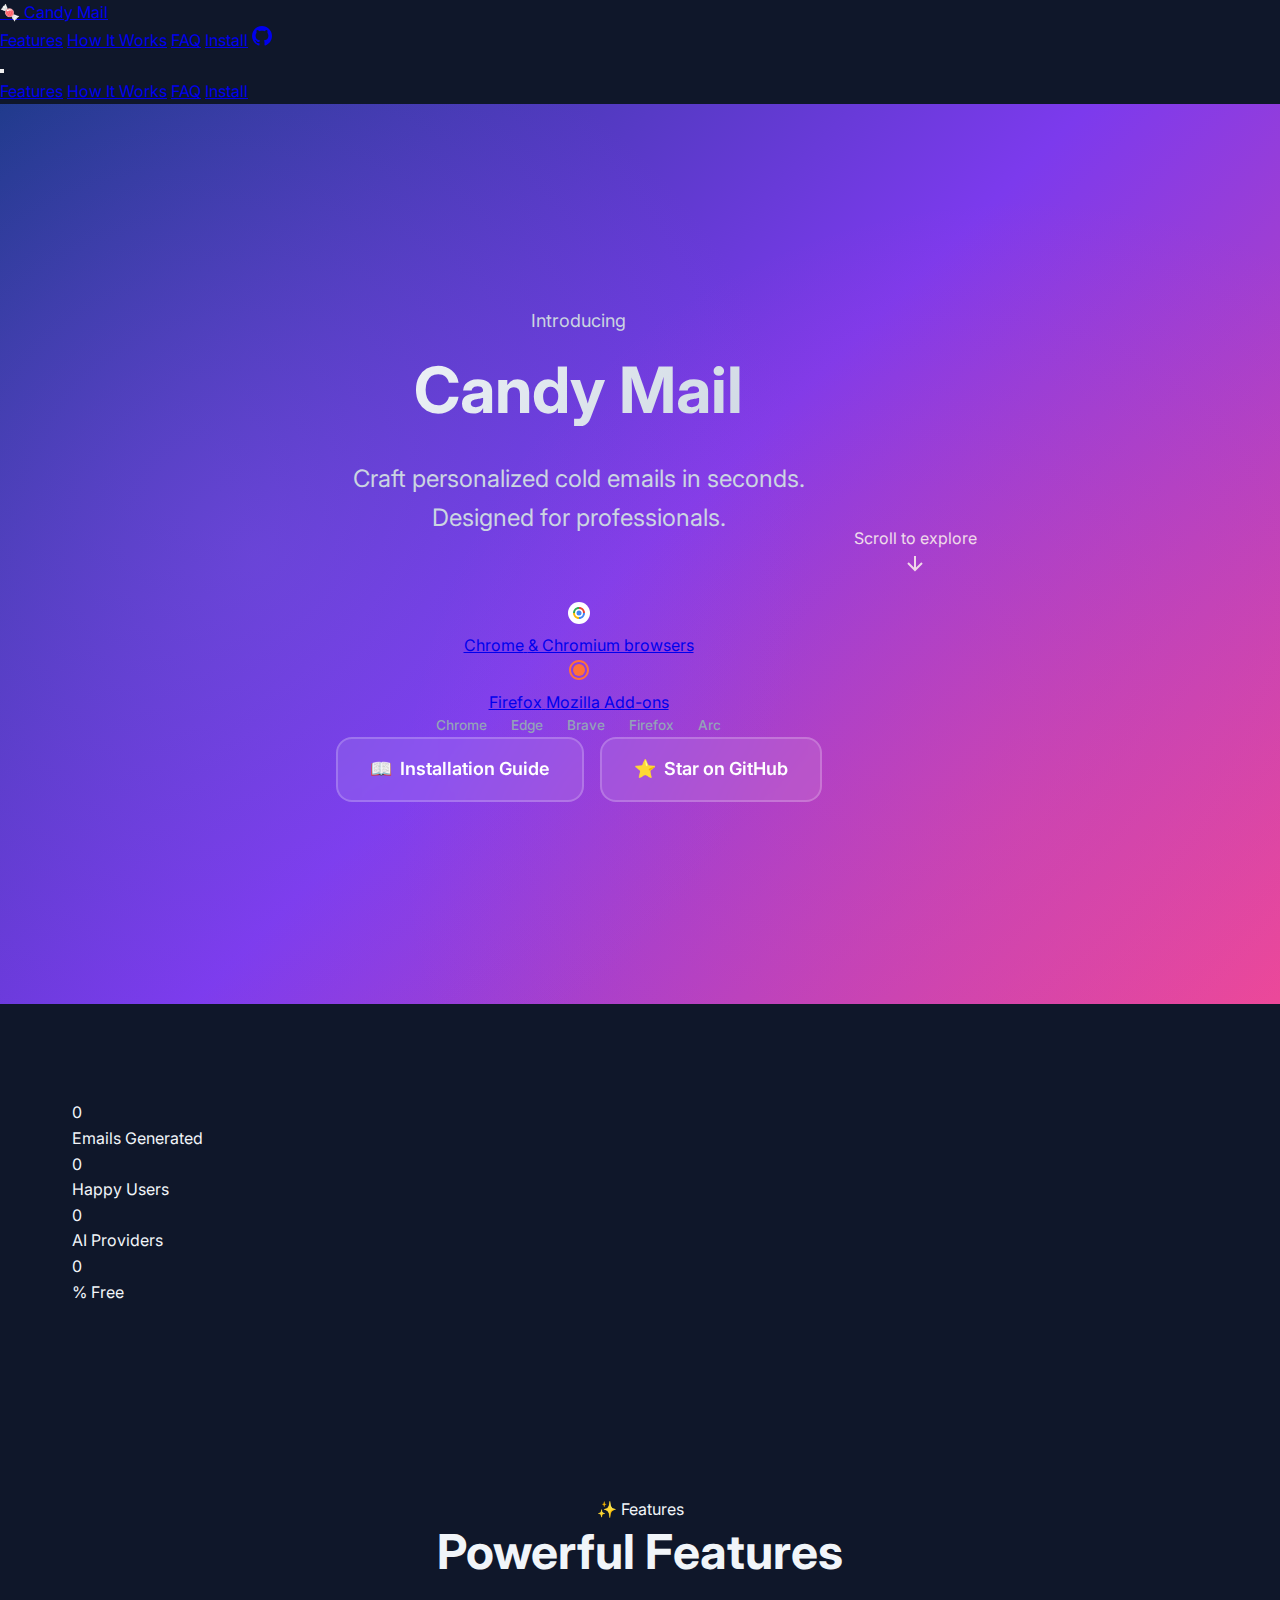
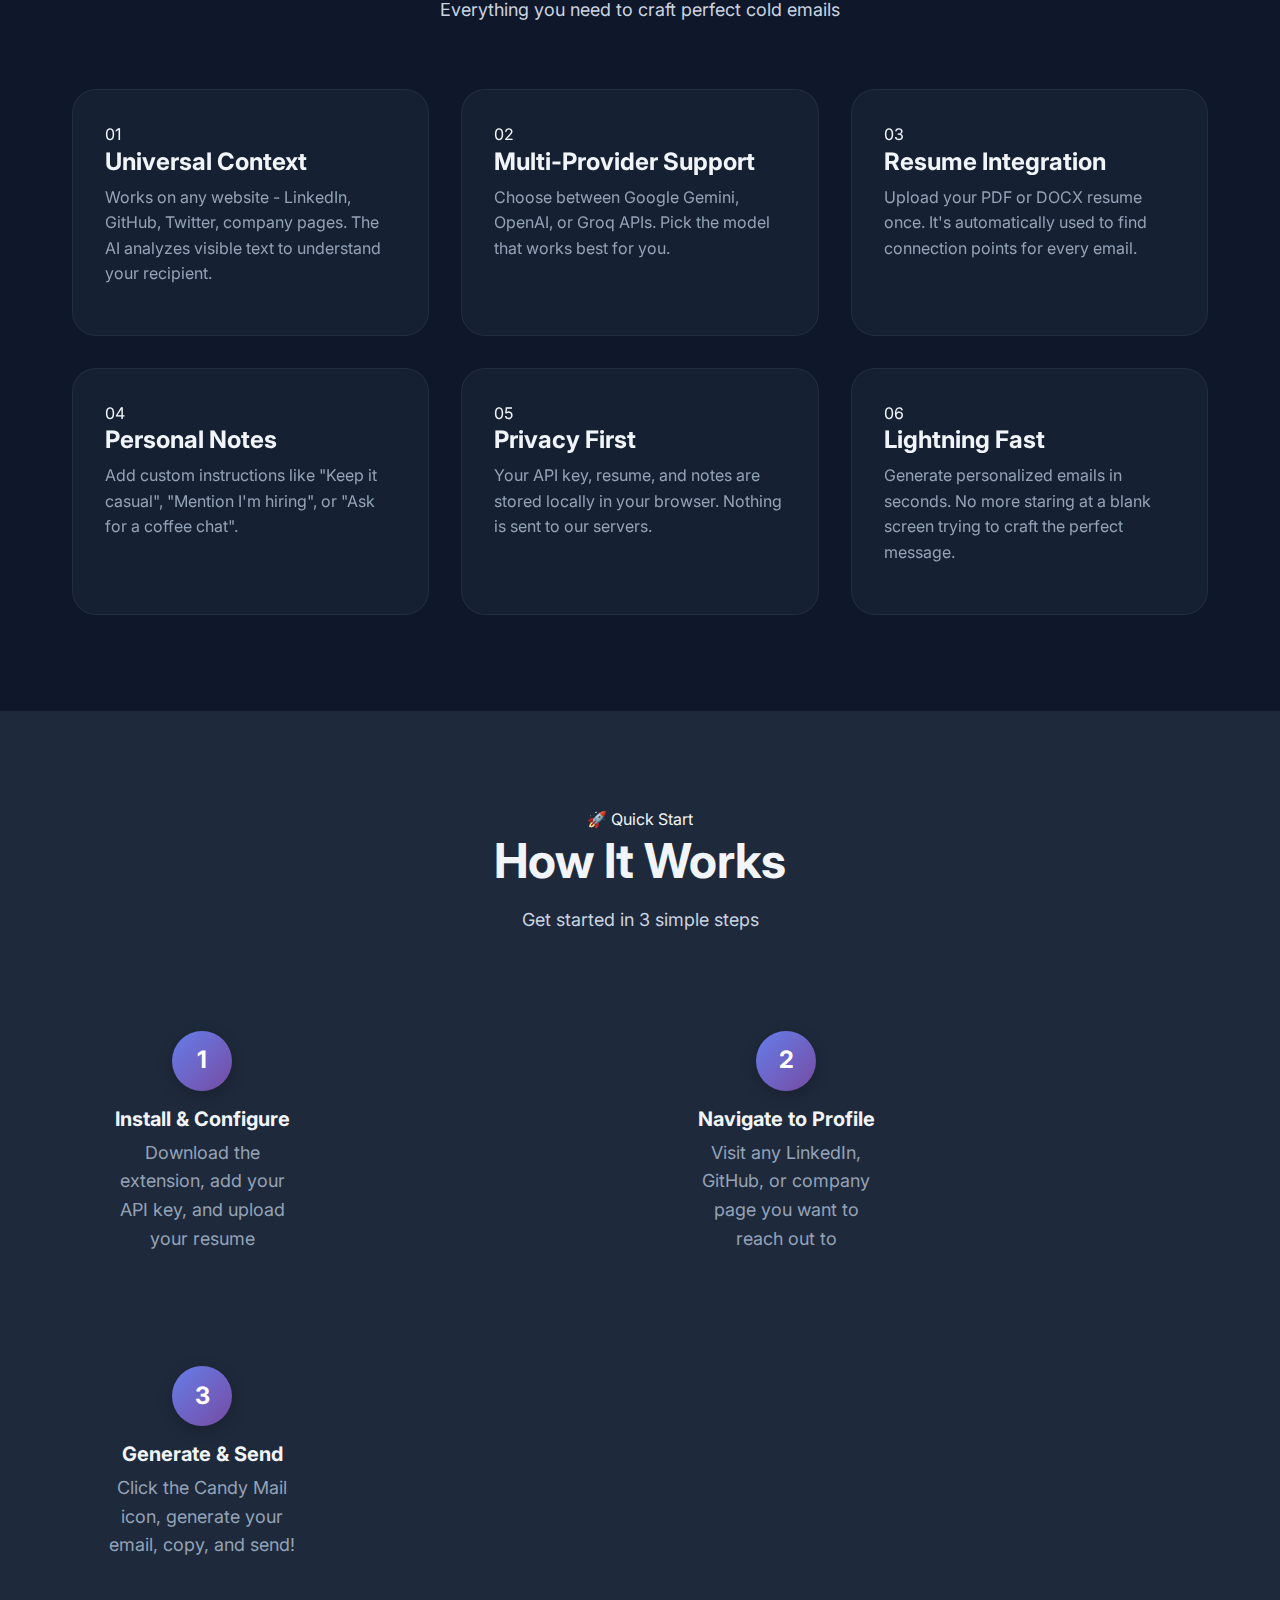
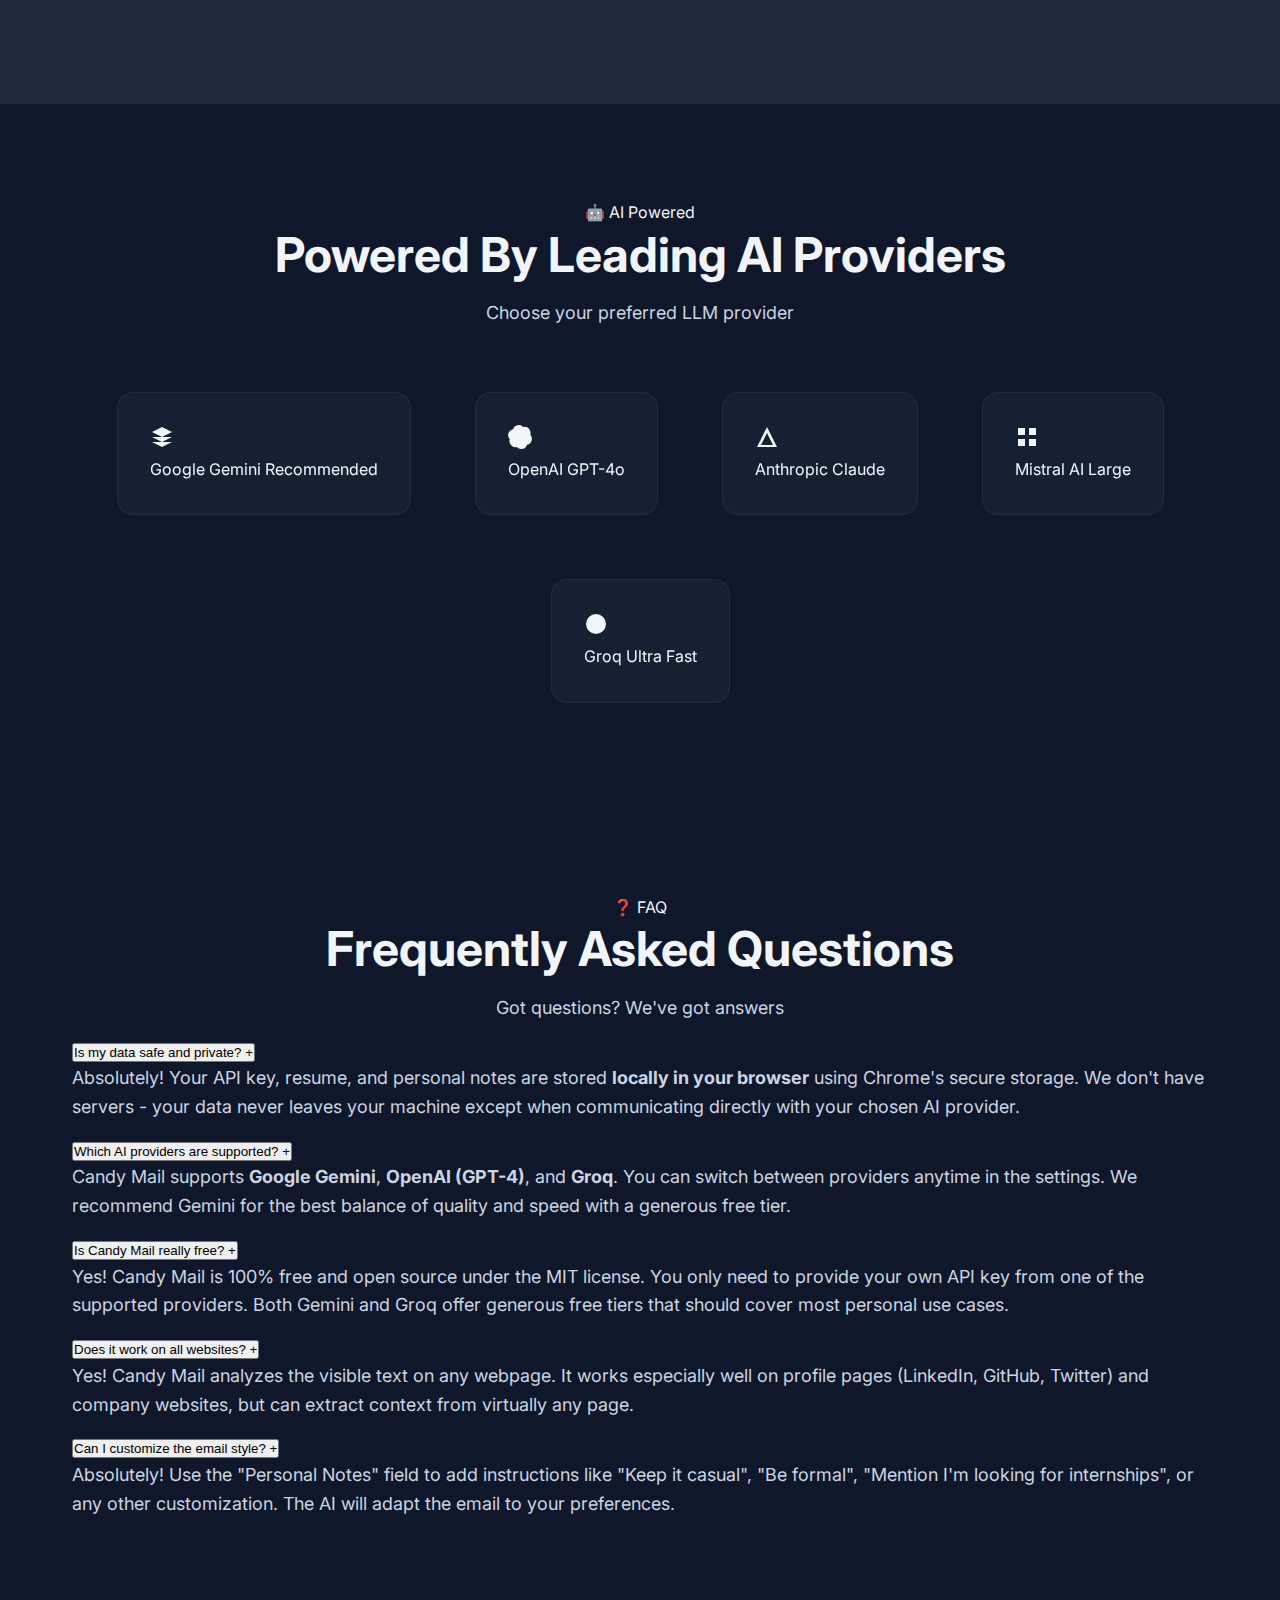
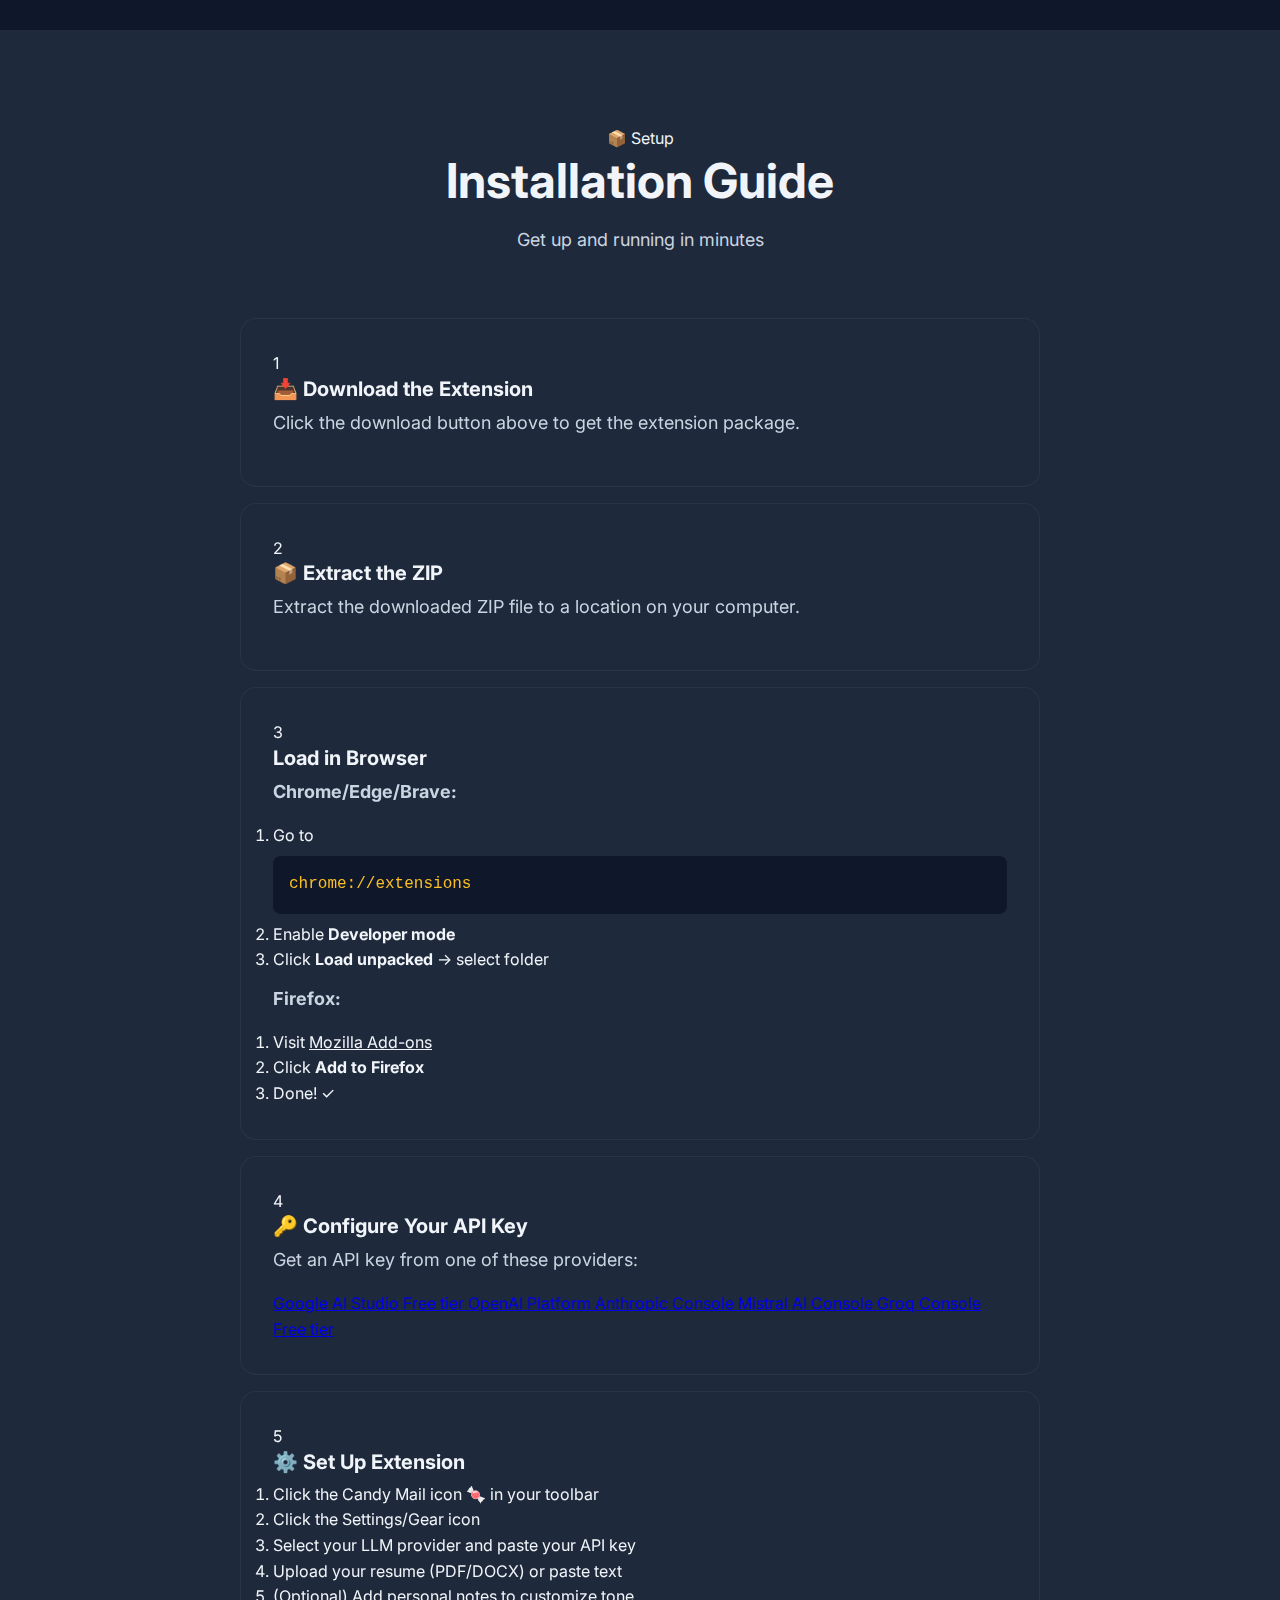
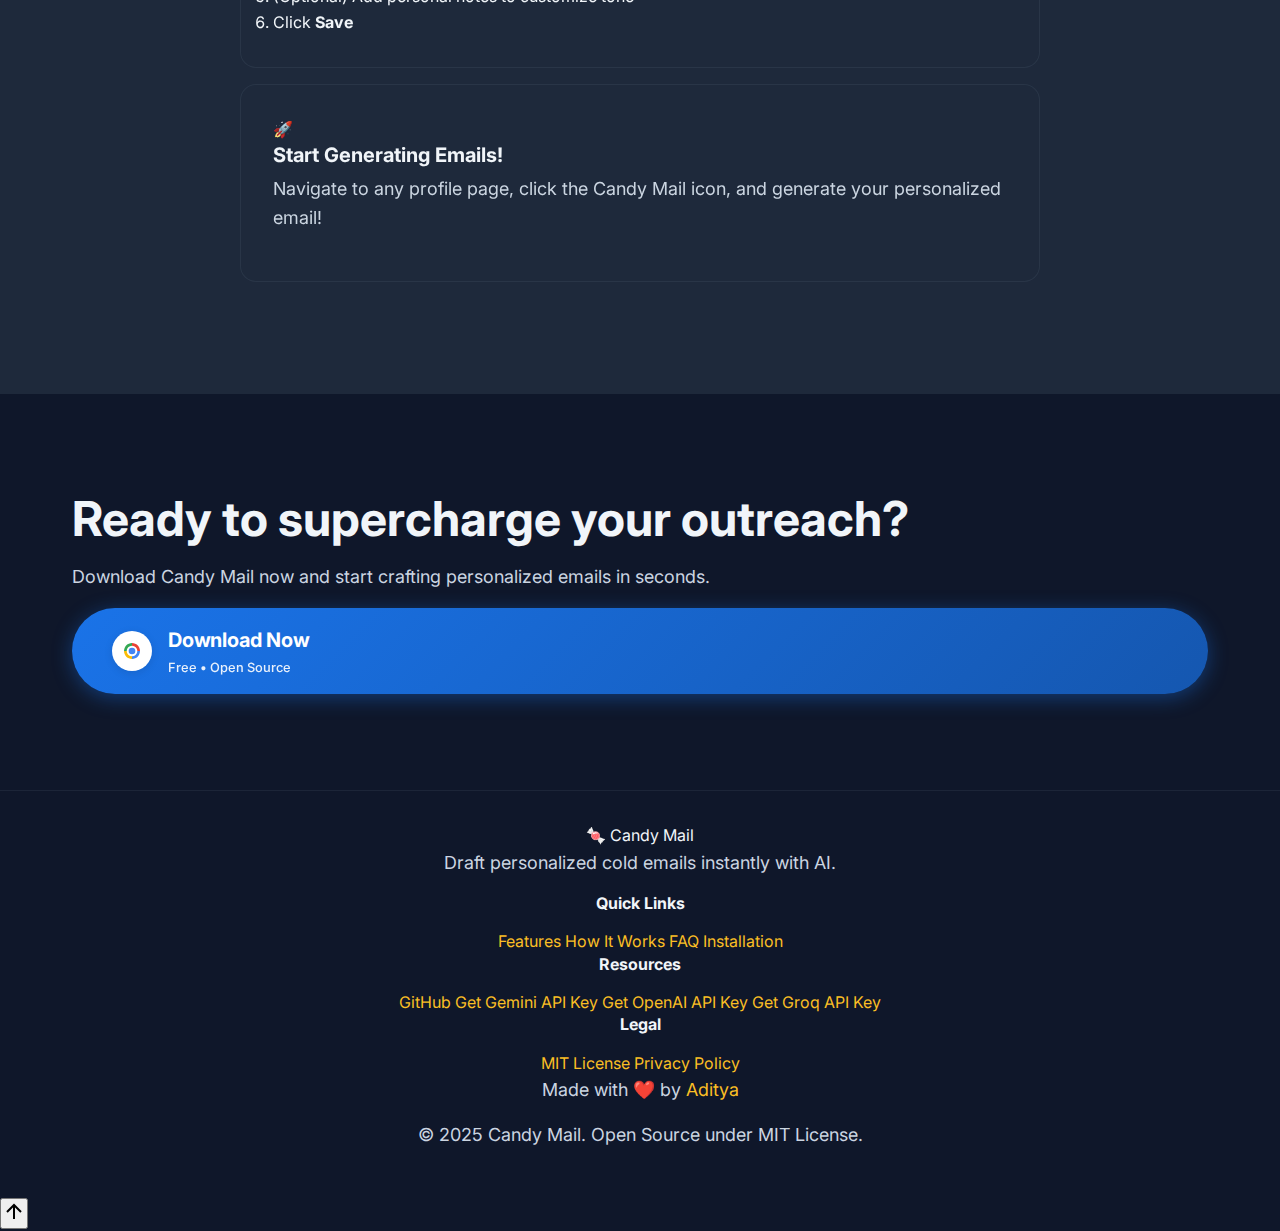
<file: website/index.html>
<!DOCTYPE html>
<html lang="en">

<head>
  <meta charset="UTF-8">
  <meta name="viewport" content="width=device-width, initial-scale=1.0">
  <meta name="description"
    content="Candy Mail - Draft personalized cold emails instantly from any profile or webpage using AI.">
  <meta name="keywords" content="cold email, AI, Chrome extension, email automation, personalized emails">
  <title>Candy Mail 🍬 - AI-Powered Cold Email Generator</title>

  <!-- Google Fonts -->
  <link rel="preconnect" href="https://fonts.googleapis.com">
  <link rel="preconnect" href="https://fonts.gstatic.com" crossorigin>
  <link href="https://fonts.googleapis.com/css2?family=Inter:wght@400;500;600;700;800&display=swap" rel="stylesheet">

  <!-- Stylesheet -->
  <link rel="stylesheet" href="style.css">

  <!-- Favicon -->
  <link rel="icon" type="image/png" href="assets/logo.png">
</head>

<body>
  <!-- Navigation Header -->
  <nav class="navbar" id="navbar">
    <div class="nav-container">
      <a href="#" class="nav-logo">
        <span class="logo-emoji">🍬</span>
        <span class="logo-text">Candy Mail</span>
      </a>
      <div class="nav-links">
        <a href="#features" class="nav-link">Features</a>
        <a href="#how-it-works" class="nav-link">How It Works</a>
        <a href="#faq" class="nav-link">FAQ</a>
        <a href="#installation" class="nav-link">Install</a>
        <a href="https://github.com/adityasasidhar/emails-are-getting-cold" target="_blank" class="nav-link nav-github">
          <svg width="20" height="20" viewBox="0 0 24 24" fill="currentColor">
            <path
              d="M12 0c-6.626 0-12 5.373-12 12 0 5.302 3.438 9.8 8.207 11.387.599.111.793-.261.793-.577v-2.234c-3.338.726-4.033-1.416-4.033-1.416-.546-1.387-1.333-1.756-1.333-1.756-1.089-.745.083-.729.083-.729 1.205.084 1.839 1.237 1.839 1.237 1.07 1.834 2.807 1.304 3.492.997.107-.775.418-1.305.762-1.604-2.665-.305-5.467-1.334-5.467-5.931 0-1.311.469-2.381 1.236-3.221-.124-.303-.535-1.524.117-3.176 0 0 1.008-.322 3.301 1.23.957-.266 1.983-.399 3.003-.404 1.02.005 2.047.138 3.006.404 2.291-1.552 3.297-1.23 3.297-1.23.653 1.653.242 2.874.118 3.176.77.84 1.235 1.911 1.235 3.221 0 4.609-2.807 5.624-5.479 5.921.43.372.823 1.102.823 2.222v3.293c0 .319.192.694.801.576 4.765-1.589 8.199-6.086 8.199-11.386 0-6.627-5.373-12-12-12z" />
          </svg>
        </a>
      </div>
      <button class="nav-toggle" id="navToggle" aria-label="Toggle navigation">
        <span></span>
        <span></span>
        <span></span>
      </button>
    </div>
  </nav>

  <!-- Mobile Menu -->
  <div class="mobile-menu" id="mobileMenu">
    <a href="#features" class="mobile-link">Features</a>
    <a href="#how-it-works" class="mobile-link">How It Works</a>
    <a href="#faq" class="mobile-link">FAQ</a>
    <a href="#installation" class="mobile-link">Install</a>
  </div>

  <!-- Hero Section -->
  <section class="hero">
    <div class="hero-content">
      <p class="hero-eyebrow">Introducing</p>
      <h1>Candy Mail</h1>
      <p class="hero-subtitle">
        Craft personalized cold emails in seconds.<br>
        Designed for professionals.
      </p>

      <div class="download-buttons">
        <a href="downloads/candy-mail-extension-v1.0.zip" class="btn-browser" download>
          <div class="browser-icon">
            <svg viewBox="0 0 48 48" width="24" height="24">
              <circle cx="24" cy="24" r="22" fill="#fff" />
              <path fill="#EA4335" d="M24 12c6.6 0 12 5.4 12 12h-12V12z" />
              <path fill="#4285F4" d="M24 24h12c0 6.6-5.4 12-12 12V24z" />
              <path fill="#34A853" d="M12 24c0-6.6 5.4-12 12-12v12H12z" />
              <path fill="#FBBC05" d="M24 24v12c-6.6 0-12-5.4-12-12h12z" />
              <circle cx="24" cy="24" r="8" fill="#fff" />
              <circle cx="24" cy="24" r="5" fill="#4285F4" />
            </svg>
          </div>
          <div class="browser-text">
            <span class="browser-action">Chrome</span>
            <span class="browser-meta">& Chromium browsers</span>
          </div>
        </a>
        <a href="https://addons.mozilla.org/en-US/firefox/addon/candymail/" class="btn-browser firefox" target="_blank">
          <div class="browser-icon">
            <svg viewBox="0 0 24 24" width="24" height="24" fill="#FF7139">
              <path
                d="M12 2C6.48 2 2 6.48 2 12s4.48 10 10 10 10-4.48 10-10S17.52 2 12 2zm0 18c-4.41 0-8-3.59-8-8s3.59-8 8-8 8 3.59 8 8-3.59 8-8 8z" />
              <circle cx="12" cy="12" r="6" fill="#FF7139" />
            </svg>
          </div>
          <div class="browser-text">
            <span class="browser-action">Firefox</span>
            <span class="browser-meta">Mozilla Add-ons</span>
          </div>
        </a>
      </div>

      <div class="browser-compat">
        <span class="compat-item">Chrome</span>
        <span class="compat-item">Edge</span>
        <span class="compat-item">Brave</span>
        <span class="compat-item">Firefox</span>
        <span class="compat-item">Arc</span>
      </div>

      <div class="hero-buttons">
        <a href="#installation" class="btn btn-secondary">
          <span>📖</span>
          Installation Guide
        </a>
        <a href="https://github.com/adityasasidhar/emails-are-getting-cold" target="_blank" class="btn btn-secondary">
          <span>⭐</span>
          Star on GitHub
        </a>
      </div>
    </div>

    <!-- Scroll Indicator -->
    <div class="scroll-indicator">
      <span class="scroll-text">Scroll to explore</span>
      <div class="scroll-arrow">
        <svg width="24" height="24" viewBox="0 0 24 24" fill="none" stroke="currentColor" stroke-width="2">
          <path d="M12 5v14M19 12l-7 7-7-7" />
        </svg>
      </div>
    </div>
  </section>

  <!-- Stats Section -->
  <section class="section stats-section">
    <div class="container">
      <div class="stats-grid">
        <div class="stat-card">
          <div class="stat-number" data-target="1000">0</div>
          <div class="stat-label">Emails Generated</div>
        </div>
        <div class="stat-card">
          <div class="stat-number" data-target="500">0</div>
          <div class="stat-label">Happy Users</div>
        </div>
        <div class="stat-card">
          <div class="stat-number" data-target="3">0</div>
          <div class="stat-label">AI Providers</div>
        </div>
        <div class="stat-card">
          <div class="stat-number" data-target="100">0</div>
          <div class="stat-label">% Free</div>
        </div>
      </div>
    </div>
  </section>


  <!-- Features Section -->
  <section class="section features" id="features">
    <div class="container">
      <div class="text-center">
        <span class="section-badge">✨ Features</span>
        <h2>Powerful Features</h2>
        <p>Everything you need to craft perfect cold emails</p>
      </div>

      <div class="features-grid">
        <div class="feature-card">
          <div class="feature-number">01</div>
          <h3 class="feature-title">Universal Context</h3>
          <p class="feature-description">
            Works on any website - LinkedIn, GitHub, Twitter, company pages. The AI analyzes visible text to understand
            your recipient.
          </p>
        </div>

        <div class="feature-card">
          <div class="feature-number">02</div>
          <h3 class="feature-title">Multi-Provider Support</h3>
          <p class="feature-description">
            Choose between Google Gemini, OpenAI, or Groq APIs. Pick the model that works best for you.
          </p>
        </div>

        <div class="feature-card">
          <div class="feature-number">03</div>
          <h3 class="feature-title">Resume Integration</h3>
          <p class="feature-description">
            Upload your PDF or DOCX resume once. It's automatically used to find connection points for every email.
          </p>
        </div>

        <div class="feature-card">
          <div class="feature-number">04</div>
          <h3 class="feature-title">Personal Notes</h3>
          <p class="feature-description">
            Add custom instructions like "Keep it casual", "Mention I'm hiring", or "Ask for a coffee chat".
          </p>
        </div>

        <div class="feature-card">
          <div class="feature-number">05</div>
          <h3 class="feature-title">Privacy First</h3>
          <p class="feature-description">
            Your API key, resume, and notes are stored locally in your browser. Nothing is sent to our servers.
          </p>
        </div>

        <div class="feature-card">
          <div class="feature-number">06</div>
          <h3 class="feature-title">Lightning Fast</h3>
          <p class="feature-description">
            Generate personalized emails in seconds. No more staring at a blank screen trying to craft the perfect
            message.
          </p>
        </div>
      </div>
    </div>
  </section>

  <!-- How It Works Section -->
  <section class="section how-it-works" id="how-it-works">
    <div class="container">
      <div class="text-center">
        <span class="section-badge">🚀 Quick Start</span>
        <h2>How It Works</h2>
        <p>Get started in 3 simple steps</p>
      </div>

      <div class="steps">
        <div class="step">
          <div class="step-number">1</div>
          <h3 class="step-title">Install & Configure</h3>
          <p class="step-description">
            Download the extension, add your API key, and upload your resume
          </p>
        </div>

        <div class="step-connector"></div>

        <div class="step">
          <div class="step-number">2</div>
          <h3 class="step-title">Navigate to Profile</h3>
          <p class="step-description">
            Visit any LinkedIn, GitHub, or company page you want to reach out to
          </p>
        </div>

        <div class="step-connector"></div>

        <div class="step">
          <div class="step-number">3</div>
          <h3 class="step-title">Generate & Send</h3>
          <p class="step-description">
            Click the Candy Mail icon, generate your email, copy, and send!
          </p>
        </div>
      </div>
    </div>
  </section>

  <!-- Tech Stack Section -->
  <section class="section tech-stack" id="tech-stack">
    <div class="container">
      <div class="text-center">
        <span class="section-badge">🤖 AI Powered</span>
        <h2>Powered By Leading AI Providers</h2>
        <p>Choose your preferred LLM provider</p>
      </div>

      <div class="tech-logos">
        <div class="tech-logo">
          <div class="tech-logo-icon gemini">
            <svg viewBox="0 0 24 24" width="24" height="24" fill="currentColor">
              <path d="M12 2L2 7l10 5 10-5-10-5zM2 17l10 5 10-5M2 12l10 5 10-5" />
            </svg>
          </div>
          <span class="tech-name">Google Gemini</span>
          <span class="tech-tag">Recommended</span>
        </div>
        <div class="tech-logo">
          <div class="tech-logo-icon openai">
            <svg viewBox="0 0 24 24" width="24" height="24" fill="currentColor">
              <path
                d="M22.2819 9.8211a5.9847 5.9847 0 0 0-.5157-4.9108 6.0462 6.0462 0 0 0-6.5098-2.9A6.0651 6.0651 0 0 0 4.9807 4.1818a5.9847 5.9847 0 0 0-3.9977 2.9 6.0462 6.0462 0 0 0 .7427 7.0966 5.98 5.98 0 0 0 .511 4.9107 6.051 6.051 0 0 0 6.5146 2.9001A5.9847 5.9847 0 0 0 13.2599 24a6.0557 6.0557 0 0 0 5.7718-4.2058 5.9894 5.9894 0 0 0 3.9977-2.9001 6.0557 6.0557 0 0 0-.7475-7.0729z" />
            </svg>
          </div>
          <span class="tech-name">OpenAI</span>
          <span class="tech-tag">GPT-4o</span>
        </div>
        <div class="tech-logo">
          <div class="tech-logo-icon anthropic">
            <svg viewBox="0 0 24 24" width="24" height="24" fill="currentColor">
              <path d="M12 2L2 22h20L12 2zm0 6l6 12H6l6-12z" />
            </svg>
          </div>
          <span class="tech-name">Anthropic</span>
          <span class="tech-tag">Claude</span>
        </div>
        <div class="tech-logo">
          <div class="tech-logo-icon mistral">
            <svg viewBox="0 0 24 24" width="24" height="24" fill="currentColor">
              <rect x="3" y="3" width="7" height="7" />
              <rect x="14" y="3" width="7" height="7" />
              <rect x="3" y="14" width="7" height="7" />
              <rect x="14" y="14" width="7" height="7" />
            </svg>
          </div>
          <span class="tech-name">Mistral AI</span>
          <span class="tech-tag">Large</span>
        </div>
        <div class="tech-logo">
          <div class="tech-logo-icon groq">
            <svg viewBox="0 0 24 24" width="24" height="24" fill="currentColor">
              <circle cx="12" cy="12" r="10" />
            </svg>
          </div>
          <span class="tech-name">Groq</span>
          <span class="tech-tag">Ultra Fast</span>
        </div>
      </div>
    </div>
  </section>

  <!-- FAQ Section -->
  <section class="section faq" id="faq">
    <div class="container">
      <div class="text-center">
        <span class="section-badge">❓ FAQ</span>
        <h2>Frequently Asked Questions</h2>
        <p>Got questions? We've got answers</p>
      </div>

      <div class="faq-list">
        <div class="faq-item">
          <button class="faq-question" aria-expanded="false">
            <span>Is my data safe and private?</span>
            <span class="faq-icon">+</span>
          </button>
          <div class="faq-answer">
            <p>Absolutely! Your API key, resume, and personal notes are stored <strong>locally in your browser</strong>
              using Chrome's secure storage. We don't have servers - your data never leaves your machine except when
              communicating directly with your chosen AI provider.</p>
          </div>
        </div>

        <div class="faq-item">
          <button class="faq-question" aria-expanded="false">
            <span>Which AI providers are supported?</span>
            <span class="faq-icon">+</span>
          </button>
          <div class="faq-answer">
            <p>Candy Mail supports <strong>Google Gemini</strong>, <strong>OpenAI (GPT-4)</strong>, and
              <strong>Groq</strong>. You can switch between providers anytime in the settings. We recommend Gemini for
              the best balance of quality and speed with a generous free tier.
            </p>
          </div>
        </div>

        <div class="faq-item">
          <button class="faq-question" aria-expanded="false">
            <span>Is Candy Mail really free?</span>
            <span class="faq-icon">+</span>
          </button>
          <div class="faq-answer">
            <p>Yes! Candy Mail is 100% free and open source under the MIT license. You only need to provide your own API
              key from one of the supported providers. Both Gemini and Groq offer generous free tiers that should cover
              most personal use cases.</p>
          </div>
        </div>

        <div class="faq-item">
          <button class="faq-question" aria-expanded="false">
            <span>Does it work on all websites?</span>
            <span class="faq-icon">+</span>
          </button>
          <div class="faq-answer">
            <p>Yes! Candy Mail analyzes the visible text on any webpage. It works especially well on profile pages
              (LinkedIn, GitHub, Twitter) and company websites, but can extract context from virtually any page.</p>
          </div>
        </div>

        <div class="faq-item">
          <button class="faq-question" aria-expanded="false">
            <span>Can I customize the email style?</span>
            <span class="faq-icon">+</span>
          </button>
          <div class="faq-answer">
            <p>Absolutely! Use the "Personal Notes" field to add instructions like "Keep it casual", "Be formal",
              "Mention I'm looking for internships", or any other customization. The AI will adapt the email to your
              preferences.</p>
          </div>
        </div>
      </div>
    </div>
  </section>

  <!-- Installation Section -->
  <section class="section installation" id="installation">
    <div class="container">
      <div class="text-center">
        <span class="section-badge">📦 Setup</span>
        <h2>Installation Guide</h2>
        <p>Get up and running in minutes</p>
      </div>

      <div class="install-steps">
        <div class="install-step">
          <div class="install-step-number">1</div>
          <div class="install-step-content">
            <h3>📥 Download the Extension</h3>
            <p>Click the download button above to get the extension package.</p>
          </div>
        </div>

        <div class="install-step">
          <div class="install-step-number">2</div>
          <div class="install-step-content">
            <h3>📦 Extract the ZIP</h3>
            <p>Extract the downloaded ZIP file to a location on your computer.</p>
          </div>
        </div>

        <div class="install-step">
          <div class="install-step-number">3</div>
          <div class="install-step-content">
            <h3>Load in Browser</h3>
            <p><strong>Chrome/Edge/Brave:</strong></p>
            <ol>
              <li>Go to <code>chrome://extensions</code></li>
              <li>Enable <strong>Developer mode</strong></li>
              <li>Click <strong>Load unpacked</strong> → select folder</li>
            </ol>
            <p style="margin-top: 0.75rem;"><strong>Firefox:</strong></p>
            <ol>
              <li>Visit <a href="https://addons.mozilla.org/en-US/firefox/addon/candymail/" target="_blank"
                  style="color: var(--accent-light);">Mozilla Add-ons</a></li>
              <li>Click <strong>Add to Firefox</strong></li>
              <li>Done! ✓</li>
            </ol>
          </div>
        </div>

        <div class="install-step">
          <div class="install-step-number">4</div>
          <div class="install-step-content">
            <h3>🔑 Configure Your API Key</h3>
            <p>Get an API key from one of these providers:</p>
            <div class="api-links">
              <a href="https://aistudio.google.com/app/apikey" target="_blank" class="api-link gemini">
                Google AI Studio <span class="api-tag">Free tier</span>
              </a>
              <a href="https://platform.openai.com/api-keys" target="_blank" class="api-link openai">
                OpenAI Platform
              </a>
              <a href="https://console.anthropic.com/" target="_blank" class="api-link anthropic">
                Anthropic Console
              </a>
              <a href="https://console.mistral.ai/" target="_blank" class="api-link mistral">
                Mistral AI Console
              </a>
              <a href="https://console.groq.com/keys" target="_blank" class="api-link groq">
                Groq Console <span class="api-tag">Free tier</span>
              </a>
            </div>
          </div>
        </div>

        <div class="install-step">
          <div class="install-step-number">5</div>
          <div class="install-step-content">
            <h3>⚙️ Set Up Extension</h3>
            <ol>
              <li>Click the Candy Mail icon 🍬 in your toolbar</li>
              <li>Click the Settings/Gear icon</li>
              <li>Select your LLM provider and paste your API key</li>
              <li>Upload your resume (PDF/DOCX) or paste text</li>
              <li>(Optional) Add personal notes to customize tone</li>
              <li>Click <strong>Save</strong></li>
            </ol>
          </div>
        </div>

        <div class="install-step highlight">
          <div class="install-step-number">🚀</div>
          <div class="install-step-content">
            <h3>Start Generating Emails!</h3>
            <p>Navigate to any profile page, click the Candy Mail icon, and generate your personalized email!</p>
          </div>
        </div>
      </div>
    </div>
  </section>

  <!-- CTA Section -->
  <section class="section cta-section">
    <div class="container">
      <div class="cta-card">
        <h2>Ready to supercharge your outreach?</h2>
        <p>Download Candy Mail now and start crafting personalized emails in seconds.</p>
        <a href="downloads/candy-mail-extension-v1.0.zip" class="btn-chrome large" download>
          <div class="chrome-icon">
            <svg viewBox="0 0 48 48" width="32" height="32">
              <circle cx="24" cy="24" r="22" fill="#fff" />
              <path fill="#EA4335" d="M24 12c6.6 0 12 5.4 12 12h-12V12z" />
              <path fill="#4285F4" d="M24 24h12c0 6.6-5.4 12-12 12V24z" />
              <path fill="#34A853" d="M12 24c0-6.6 5.4-12 12-12v12H12z" />
              <path fill="#FBBC05" d="M24 24v12c-6.6 0-12-5.4-12-12h12z" />
              <circle cx="24" cy="24" r="8" fill="#fff" />
              <circle cx="24" cy="24" r="5" fill="#4285F4" />
            </svg>
          </div>
          <div class="chrome-text">
            <span class="chrome-action">Download Now</span>
            <span class="chrome-meta">Free • Open Source</span>
          </div>
        </a>
      </div>
    </div>
  </section>

  <!-- Footer -->
  <footer class="footer">
    <div class="container">
      <div class="footer-grid">
        <div class="footer-brand">
          <div class="footer-logo">
            <span class="logo-emoji">🍬</span>
            <span class="logo-text">Candy Mail</span>
          </div>
          <p class="footer-tagline">Draft personalized cold emails instantly with AI.</p>
        </div>

        <div class="footer-links">
          <h4>Quick Links</h4>
          <a href="#features">Features</a>
          <a href="#how-it-works">How It Works</a>
          <a href="#faq">FAQ</a>
          <a href="#installation">Installation</a>
        </div>

        <div class="footer-links">
          <h4>Resources</h4>
          <a href="https://github.com/adityasasidhar/emails-are-getting-cold" target="_blank">GitHub</a>
          <a href="https://aistudio.google.com/app/apikey" target="_blank">Get Gemini API Key</a>
          <a href="https://platform.openai.com/api-keys" target="_blank">Get OpenAI API Key</a>
          <a href="https://console.groq.com/keys" target="_blank">Get Groq API Key</a>
        </div>

        <div class="footer-links">
          <h4>Legal</h4>
          <a href="#">MIT License</a>
          <a href="#">Privacy Policy</a>
        </div>
      </div>

      <div class="footer-bottom">
        <p>Made with ❤️ by <a href="https://github.com/adityasasidhar" target="_blank">Aditya</a></p>
        <p>© 2025 Candy Mail. Open Source under MIT License.</p>
      </div>
    </div>
  </footer>

  <!-- Scroll to Top Button -->
  <button class="scroll-top" id="scrollTop" aria-label="Scroll to top">
    <svg width="24" height="24" viewBox="0 0 24 24" fill="none" stroke="currentColor" stroke-width="2">
      <path d="M12 19V5M5 12l7-7 7 7" />
    </svg>
  </button>

  <!-- JavaScript -->
  <script src="script.js"></script>
</body>

</html>
</file>
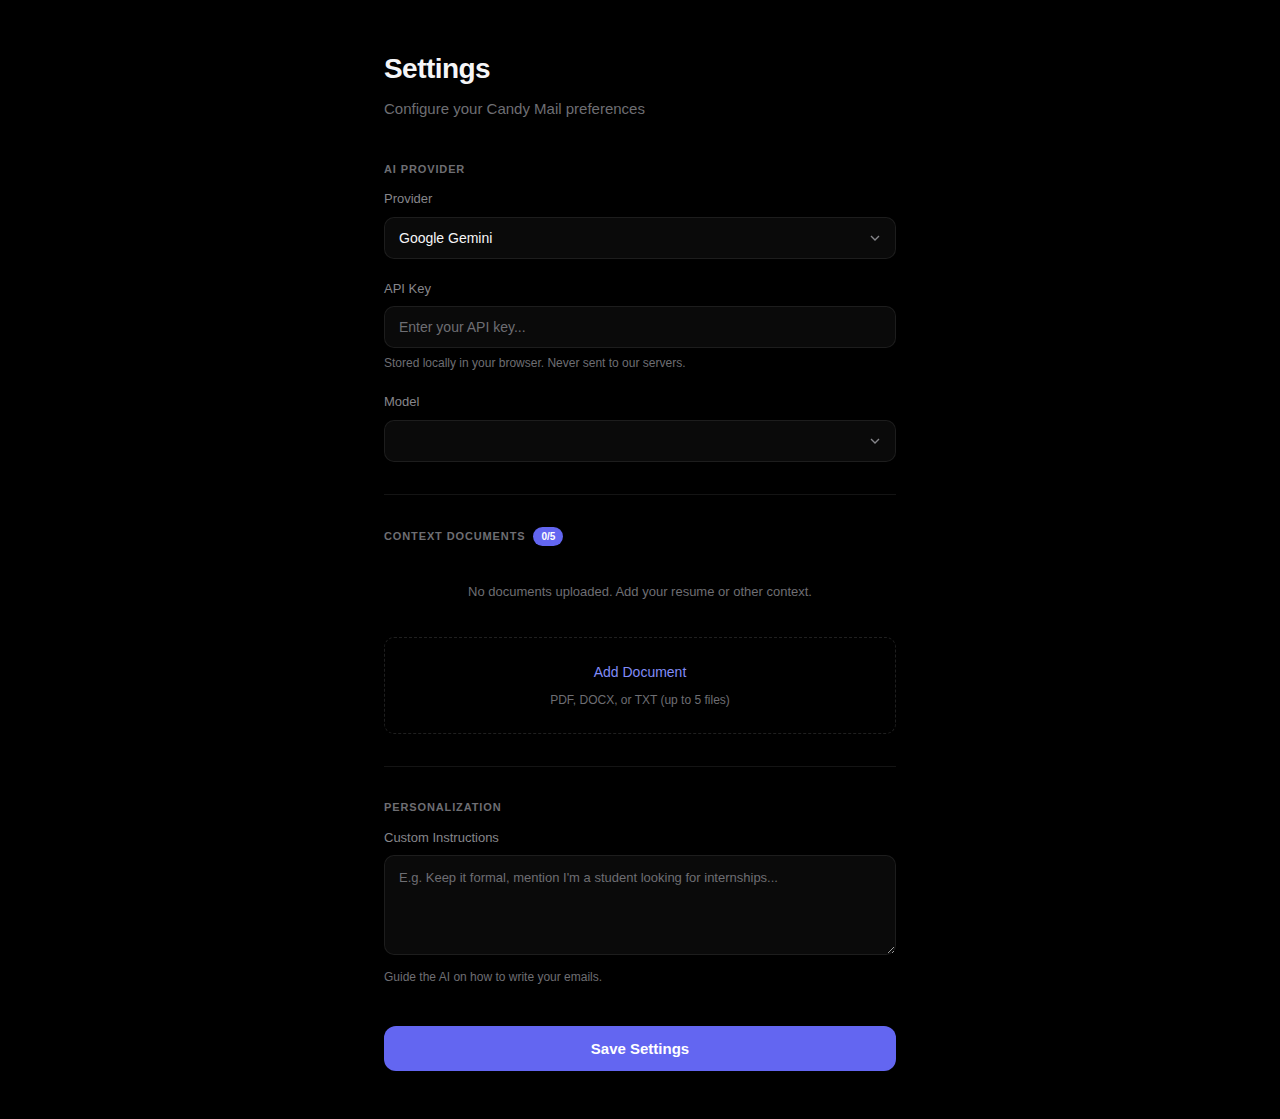
<file: extension-firefox/options.html>
<!DOCTYPE html>
<html lang="en">

<head>
    <meta charset="UTF-8">
    <title>Candy Mail Settings</title>
    <style>
        :root {
            --bg: #000000;
            --bg-secondary: #0a0a0a;
            --bg-card: #111111;
            --bg-hover: #1a1a1a;
            --bg-input: #0a0a0a;
            --text: #f5f5f7;
            --text-secondary: #86868b;
            --text-tertiary: #6e6e73;
            --accent: #6366f1;
            --accent-light: #818cf8;
            --border: rgba(255, 255, 255, 0.08);
            --border-light: rgba(255, 255, 255, 0.12);
            --danger: #ef4444;
            --danger-bg: rgba(239, 68, 68, 0.1);
            --success: #22c55e;
            --success-bg: rgba(34, 197, 94, 0.1);
        }

        * {
            box-sizing: border-box;
        }

        body {
            padding: 0;
            margin: 0;
            font-family: -apple-system, BlinkMacSystemFont, 'SF Pro Display', 'Helvetica Neue', sans-serif;
            background-color: var(--bg);
            color: var(--text);
            line-height: 1.5;
            -webkit-font-smoothing: antialiased;
            min-height: 100vh;
        }

        .page-wrapper {
            max-width: 560px;
            margin: 0 auto;
            padding: 48px 24px;
        }

        .header {
            margin-bottom: 40px;
        }

        h1 {
            margin: 0 0 8px 0;
            font-size: 28px;
            font-weight: 600;
            letter-spacing: -0.02em;
            color: var(--text);
        }

        .header-subtitle {
            color: var(--text-tertiary);
            font-size: 15px;
            margin: 0;
        }

        .section {
            margin-bottom: 32px;
        }

        .section-title {
            font-size: 11px;
            font-weight: 600;
            text-transform: uppercase;
            letter-spacing: 0.08em;
            color: var(--text-tertiary);
            margin-bottom: 12px;
            display: flex;
            align-items: center;
            gap: 8px;
        }

        .doc-count {
            background: var(--accent);
            color: white;
            padding: 2px 8px;
            border-radius: 10px;
            font-size: 10px;
            font-weight: 600;
            letter-spacing: 0;
            text-transform: none;
        }

        label {
            display: block;
            margin-bottom: 8px;
            font-weight: 500;
            color: var(--text-secondary);
            font-size: 13px;
        }

        input[type="text"],
        textarea,
        select {
            width: 100%;
            padding: 12px 14px;
            border: 1px solid var(--border);
            border-radius: 10px;
            font-size: 14px;
            transition: all 0.2s ease;
            background: var(--bg-input);
            color: var(--text);
            font-family: inherit;
        }

        input[type="text"]:focus,
        textarea:focus,
        select:focus {
            outline: none;
            border-color: var(--accent);
            box-shadow: 0 0 0 3px rgba(99, 102, 241, 0.15);
        }

        input[type="text"]::placeholder,
        textarea::placeholder {
            color: var(--text-tertiary);
        }

        select {
            cursor: pointer;
            appearance: none;
            background-image: url("data:image/svg+xml,%3Csvg xmlns='http://www.w3.org/2000/svg' width='16' height='16' viewBox='0 0 24 24' fill='none' stroke='%2386868b' stroke-width='2'%3E%3Cpath d='M6 9l6 6 6-6'/%3E%3C/svg%3E");
            background-repeat: no-repeat;
            background-position: right 12px center;
            padding-right: 40px;
        }

        textarea {
            height: 100px;
            resize: vertical;
            font-size: 13px;
            line-height: 1.6;
        }

        /* Document Cards */
        .documents-container {
            display: flex;
            flex-direction: column;
            gap: 8px;
        }

        .document-card {
            background: var(--bg-card);
            border: 1px solid var(--border);
            border-radius: 10px;
            padding: 14px 16px;
            display: flex;
            align-items: center;
            gap: 14px;
            transition: all 0.2s ease;
        }

        .document-card:hover {
            border-color: var(--border-light);
            background: var(--bg-hover);
        }

        .doc-icon {
            width: 36px;
            height: 36px;
            background: var(--bg-secondary);
            border-radius: 8px;
            display: flex;
            align-items: center;
            justify-content: center;
            flex-shrink: 0;
        }

        .doc-icon svg {
            width: 18px;
            height: 18px;
            color: var(--text-secondary);
        }

        .doc-info {
            flex: 1;
            min-width: 0;
        }

        .doc-name {
            font-weight: 500;
            font-size: 14px;
            color: var(--text);
            white-space: nowrap;
            overflow: hidden;
            text-overflow: ellipsis;
        }

        .doc-meta {
            font-size: 12px;
            color: var(--text-tertiary);
            display: flex;
            gap: 8px;
            align-items: center;
            margin-top: 2px;
        }

        .doc-label-select {
            padding: 4px 8px;
            font-size: 11px;
            border-radius: 6px;
            border: 1px solid var(--border);
            background: var(--bg-secondary);
            color: var(--text-secondary);
            cursor: pointer;
        }

        .doc-delete {
            background: var(--danger-bg);
            color: var(--danger);
            border: none;
            border-radius: 8px;
            padding: 8px 12px;
            font-size: 12px;
            font-weight: 500;
            cursor: pointer;
            transition: all 0.2s ease;
            flex-shrink: 0;
        }

        .doc-delete:hover {
            background: var(--danger);
            color: white;
        }

        /* Add Document */
        .add-document-wrapper {
            border: 1px dashed var(--border-light);
            border-radius: 10px;
            padding: 24px;
            text-align: center;
            cursor: pointer;
            transition: all 0.2s ease;
            background: transparent;
        }

        .add-document-wrapper:hover {
            border-color: var(--accent);
            background: rgba(99, 102, 241, 0.05);
        }

        .add-document-wrapper.disabled {
            opacity: 0.4;
            cursor: not-allowed;
            pointer-events: none;
        }

        .add-document-wrapper input {
            display: none;
        }

        .add-document-label {
            color: var(--accent-light);
            font-weight: 500;
            font-size: 14px;
            cursor: pointer;
        }

        .add-document-hint {
            font-size: 12px;
            color: var(--text-tertiary);
            margin-top: 6px;
        }

        /* Empty State */
        .empty-state {
            text-align: center;
            padding: 24px;
            color: var(--text-tertiary);
            font-size: 13px;
        }

        /* Save Button */
        button#saveBtn {
            width: 100%;
            padding: 14px 20px;
            background-color: var(--accent);
            color: white;
            border: none;
            border-radius: 12px;
            font-weight: 600;
            cursor: pointer;
            font-size: 15px;
            transition: all 0.2s ease;
            margin-top: 8px;
        }

        button#saveBtn:hover {
            background-color: var(--accent-light);
            transform: scale(1.01);
        }

        #status {
            margin-top: 16px;
            padding: 14px;
            border-radius: 10px;
            font-size: 13px;
            text-align: center;
            display: none;
            font-weight: 500;
        }

        #status.success {
            background: var(--success-bg);
            color: var(--success);
            display: block;
        }

        #status.error {
            background: var(--danger-bg);
            color: var(--danger);
            display: block;
        }

        #status.loading {
            background: rgba(99, 102, 241, 0.1);
            color: var(--accent-light);
            display: block;
        }

        .help-text {
            font-size: 12px;
            color: var(--text-tertiary);
            margin-top: 6px;
        }

        /* Divider */
        .divider {
            height: 1px;
            background: var(--border);
            margin: 32px 0;
        }

        /* Field Group */
        .field-group {
            margin-bottom: 20px;
        }
    </style>
</head>

<body>
    <div class="page-wrapper">
        <div class="header">
            <h1>Settings</h1>
            <p class="header-subtitle">Configure your Candy Mail preferences</p>
        </div>

        <div class="section">
            <div class="section-title">AI Provider</div>

            <div class="field-group">
                <label for="provider">Provider</label>
                <select id="provider">
                    <option value="gemini">Google Gemini</option>
                    <option value="openai">OpenAI</option>
                    <option value="anthropic">Anthropic</option>
                    <option value="mistral">Mistral AI</option>
                    <option value="groq">Groq</option>
                </select>
            </div>

            <div class="field-group">
                <label id="apiKeyLabel" for="apiKey">API Key</label>
                <input type="text" id="apiKey" placeholder="Enter your API key...">
                <div class="help-text">Stored locally in your browser. Never sent to our servers.</div>
            </div>

            <div class="field-group">
                <label for="model">Model</label>
                <select id="model"></select>
            </div>
        </div>

        <div class="divider"></div>

        <div class="section">
            <div class="section-title">
                Context Documents
                <span class="doc-count" id="docCount">0/5</span>
            </div>

            <div class="documents-container" id="documentsContainer">
                <div class="empty-state" id="emptyState">
                    No documents uploaded. Add your resume or other context.
                </div>
            </div>

            <div class="add-document-wrapper" id="addDocumentWrapper" style="margin-top: 12px;">
                <input type="file" id="documentFile" accept=".pdf,.docx,.txt" multiple>
                <label for="documentFile" class="add-document-label">
                    Add Document
                </label>
                <div class="add-document-hint">PDF, DOCX, or TXT (up to 5 files)</div>
            </div>
        </div>

        <div class="divider"></div>

        <div class="section">
            <div class="section-title">Personalization</div>

            <div class="field-group">
                <label for="personalNote">Custom Instructions</label>
                <textarea id="personalNote"
                    placeholder="E.g. Keep it formal, mention I'm a student looking for internships..."></textarea>
                <div class="help-text">Guide the AI on how to write your emails.</div>
            </div>
        </div>

        <button id="saveBtn">Save Settings</button>
        <div id="status"></div>
    </div>

    <script src="vendor/pdf.min.js"></script>
    <script src="vendor/mammoth.browser.min.js"></script>
    <script src="options.js"></script>
</body>

</html>
</file>
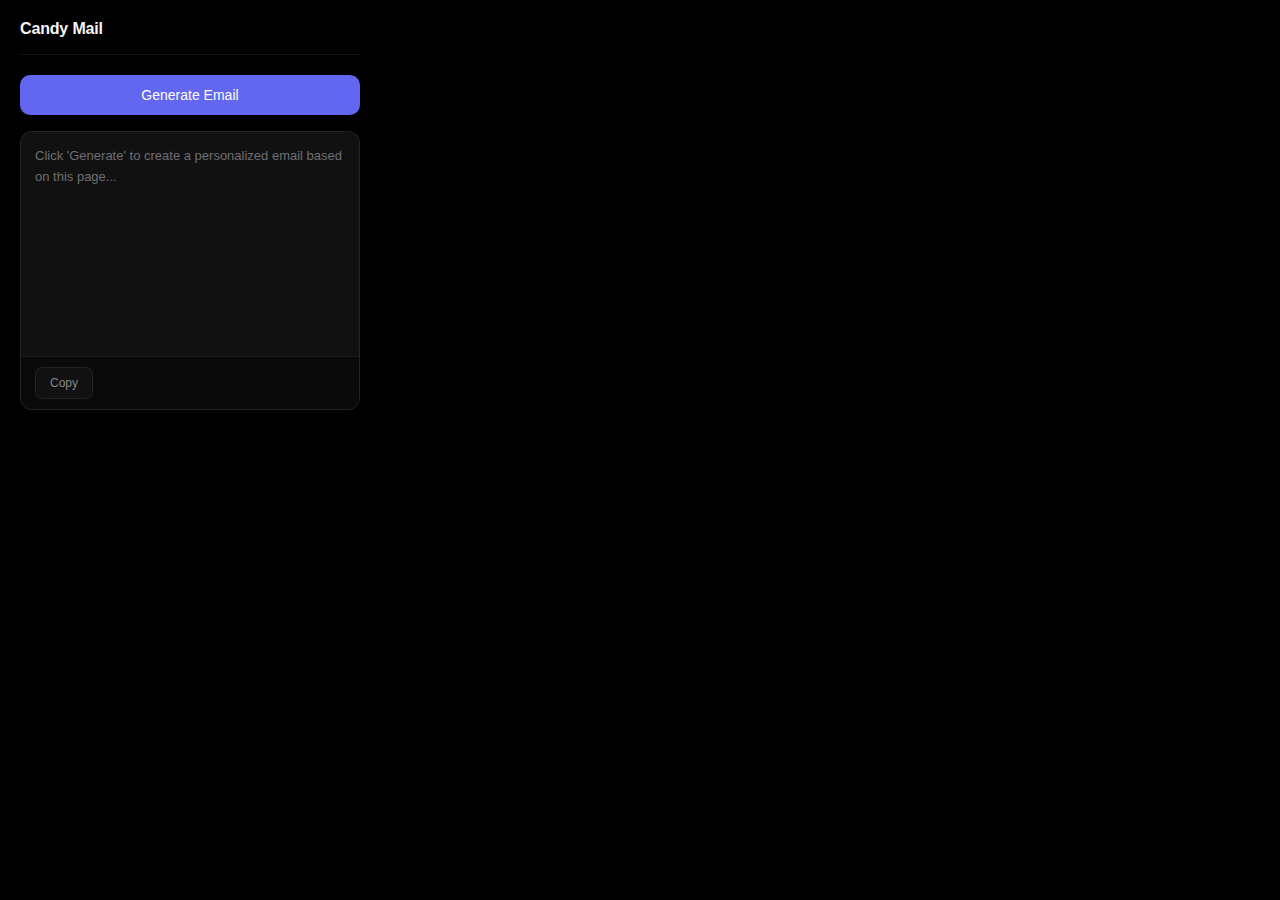
<file: extension-firefox/popup.html>
<!DOCTYPE html>
<html lang="en">

<head>
  <meta charset="UTF-8">
  <title>Candy Mail</title>
  <style>
    :root {
      --bg: #000000;
      --bg-secondary: #0a0a0a;
      --bg-card: #111111;
      --bg-hover: #1a1a1a;
      --text: #f5f5f7;
      --text-secondary: #86868b;
      --text-tertiary: #6e6e73;
      --accent: #6366f1;
      --accent-light: #818cf8;
      --border: rgba(255, 255, 255, 0.08);
      --border-light: rgba(255, 255, 255, 0.12);
    }

    body {
      width: 380px;
      padding: 0;
      margin: 0;
      font-family: -apple-system, BlinkMacSystemFont, 'SF Pro Display', 'Helvetica Neue', sans-serif;
      background-color: var(--bg);
      color: var(--text);
      -webkit-font-smoothing: antialiased;
    }

    .container {
      padding: 20px;
    }

    header {
      display: flex;
      align-items: center;
      justify-content: space-between;
      margin-bottom: 20px;
      padding-bottom: 16px;
      border-bottom: 1px solid var(--border);
    }

    .logo {
      display: flex;
      align-items: center;
      gap: 8px;
    }

    h1 {
      font-size: 16px;
      font-weight: 600;
      margin: 0;
      color: var(--text);
      letter-spacing: -0.01em;
    }

    .settings-btn {
      background: none;
      border: none;
      color: var(--text-secondary);
      cursor: pointer;
      padding: 6px;
      border-radius: 6px;
      display: flex;
      align-items: center;
      justify-content: center;
      transition: all 0.15s ease;
      width: auto;
    }

    .settings-btn:hover {
      background: var(--bg-hover);
      color: var(--text);
    }

    .status-badge {
      font-size: 11px;
      padding: 4px 10px;
      border-radius: 100px;
      background: var(--bg-card);
      color: var(--text-secondary);
      display: none;
      font-weight: 500;
    }

    .status-badge.loading {
      display: inline-block;
      background: rgba(99, 102, 241, 0.15);
      color: var(--accent-light);
    }

    .status-badge.error {
      display: inline-block;
      background: rgba(239, 68, 68, 0.15);
      color: #f87171;
    }

    button {
      width: 100%;
      padding: 12px 16px;
      background-color: var(--accent);
      color: white;
      border: none;
      border-radius: 10px;
      cursor: pointer;
      font-weight: 500;
      font-size: 14px;
      transition: all 0.2s ease;
      display: flex;
      align-items: center;
      justify-content: center;
      gap: 8px;
    }

    button:hover {
      background-color: var(--accent-light);
      transform: scale(1.01);
    }

    button:disabled {
      background-color: var(--bg-card);
      color: var(--text-tertiary);
      cursor: not-allowed;
      transform: none;
    }

    .output-container {
      margin-top: 16px;
      background: var(--bg-card);
      border: 1px solid var(--border);
      border-radius: 12px;
      overflow: hidden;
    }

    textarea {
      width: 100%;
      height: 220px;
      padding: 14px;
      border: none;
      resize: none;
      font-family: inherit;
      font-size: 13px;
      line-height: 1.6;
      color: var(--text);
      background: transparent;
      box-sizing: border-box;
      outline: none;
    }

    textarea::placeholder {
      color: var(--text-tertiary);
    }

    .actions {
      display: flex;
      gap: 8px;
      padding: 10px 14px;
      background: var(--bg-secondary);
      border-top: 1px solid var(--border);
    }

    .sml-btn {
      padding: 8px 14px;
      font-size: 12px;
      background: var(--bg-card);
      color: var(--text-secondary);
      border: 1px solid var(--border);
      border-radius: 8px;
      width: auto;
      font-weight: 500;
    }

    .sml-btn:hover {
      background: var(--bg-hover);
      color: var(--text);
      border-color: var(--border-light);
      transform: none;
    }

    /* Loader */
    .spinner {
      width: 14px;
      height: 14px;
      border: 2px solid rgba(255, 255, 255, 0.3);
      border-top-color: #ffffff;
      border-radius: 50%;
      display: none;
      animation: spin 0.8s linear infinite;
    }

    @keyframes spin {
      to {
        transform: rotate(360deg);
      }
    }

    button.loading .spinner {
      display: inline-block;
    }

    button.loading .btn-text {
      opacity: 0.7;
    }
  </style>
</head>

<body>
  <div class="container">
    <header>
      <div class="logo">
        <h1>Candy Mail</h1>
      </div>
      <span id="statusBadge" class="status-badge"></span>
    </header>

    <button id="generateBtn">
      <span class="spinner"></span>
      <span class="btn-text">Generate Email</span>
    </button>

    <div class="output-container">
      <textarea id="output"
        placeholder="Click 'Generate' to create a personalized email based on this page..."></textarea>
      <div class="actions">
        <button id="copyBtn" class="sml-btn">Copy</button>
      </div>
    </div>
  </div>
  <script src="popup.js"></script>
</body>

</html>
</file>
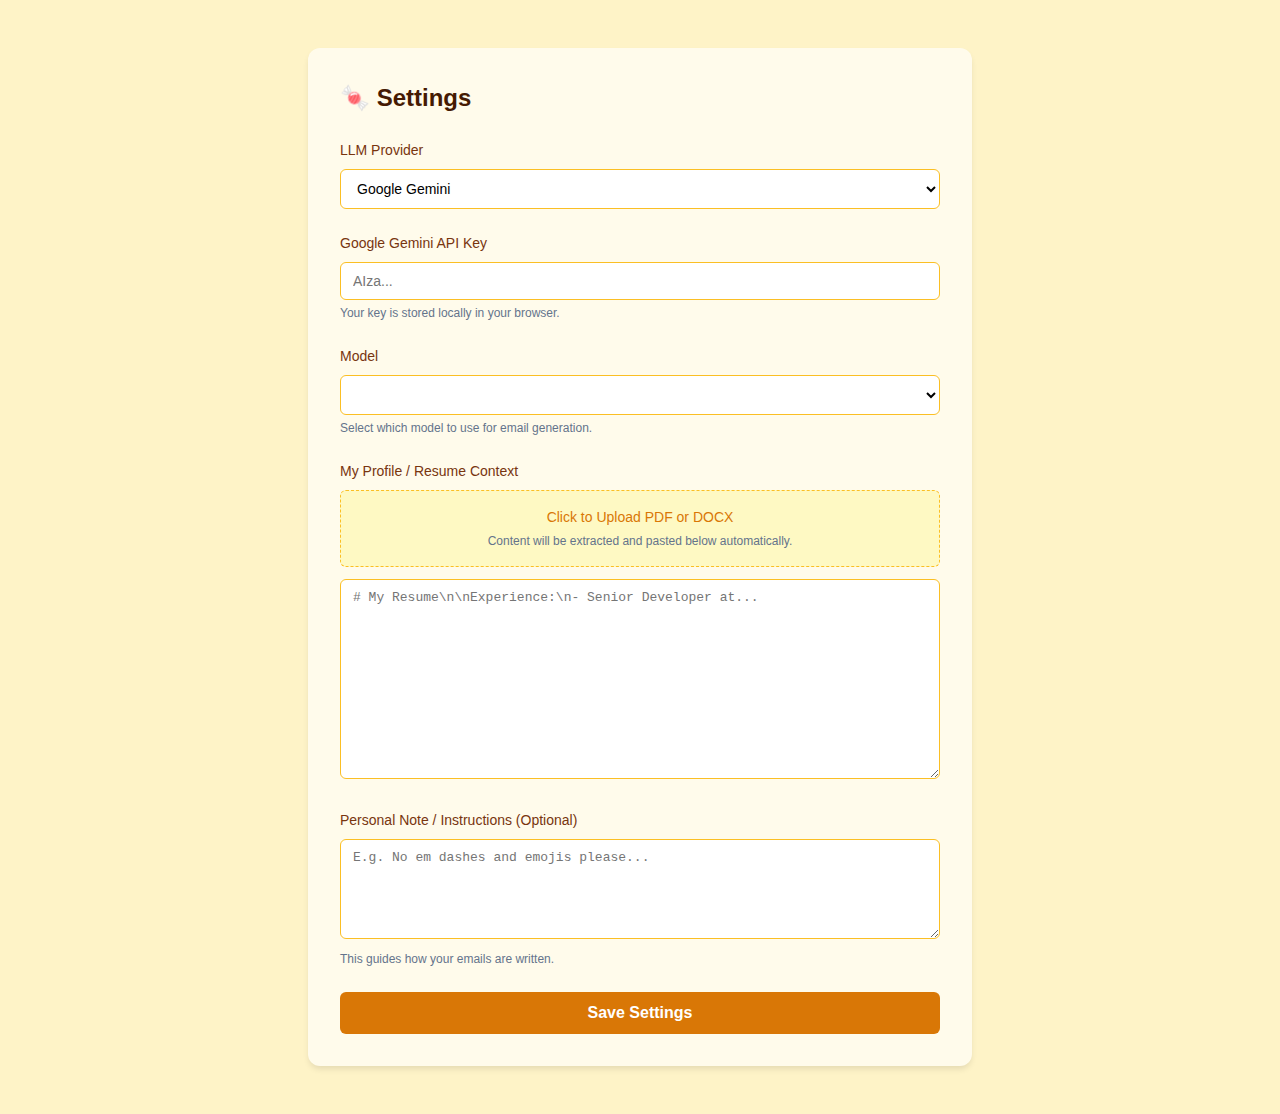
<file: extension/options.html>
<!DOCTYPE html>
<html lang="en">

<head>
    <meta charset="UTF-8">
    <title>Candy Mail Settings</title>
    <style>
        :root {
            --primary: #d97706;
            --bg: #fef3c7;
            --card-bg: #fffbeb;
            --text: #451a03;
            --text-label: #78350f;
            --border: #fbbf24;
        }

        body {
            padding: 40px 20px;
            font-family: -apple-system, BlinkMacMacSystemFont, "Segoe UI", Helvetica, Arial, sans-serif;
            background-color: var(--bg);
            color: var(--text);
            line-height: 1.5;
        }

        .container {
            max-width: 600px;
            margin: 0 auto;
            background: var(--card-bg);
            padding: 32px;
            border-radius: 12px;
            box-shadow: 0 4px 6px -1px rgb(0 0 0 / 0.1);
        }

        h1 {
            margin-top: 0;
            margin-bottom: 24px;
            font-size: 24px;
            display: flex;
            align-items: center;
            gap: 12px;
        }

        .section {
            margin-bottom: 24px;
        }

        label {
            display: block;
            margin-bottom: 8px;
            font-weight: 500;
            color: var(--text-label);
            font-size: 14px;
        }

        input[type="text"],
        textarea,
        select {
            width: 100%;
            padding: 10px 12px;
            border: 1px solid var(--border);
            border-radius: 6px;
            font-size: 14px;
            box-sizing: border-box;
            transition: border-color 0.2s;
            background: white;
        }

        input[type="text"]:focus,
        textarea:focus,
        select:focus {
            outline: none;
            border-color: var(--primary);
            box-shadow: 0 0 0 3px rgba(37, 99, 235, 0.1);
        }

        textarea {
            height: 200px;
            font-family: monospace;
            font-size: 13px;
        }

        .file-input-wrapper {
            background: #fef9c3;
            border: 1px dashed var(--border);
            padding: 16px;
            border-radius: 6px;
            text-align: center;
        }

        .file-hint {
            font-size: 12px;
            color: #64748b;
            margin-top: 4px;
        }

        button#saveBtn {
            width: 100%;
            padding: 12px;
            background-color: var(--primary);
            color: white;
            border: none;
            border-radius: 6px;
            font-weight: 600;
            cursor: pointer;
            font-size: 16px;
            transition: background-color 0.2s;
        }

        button#saveBtn:hover {
            background-color: #1d4ed8;
        }

        #status {
            margin-top: 16px;
            padding: 12px;
            border-radius: 6px;
            font-size: 14px;
            text-align: center;
            display: none;
        }

        #status.success {
            background: #dcfce7;
            color: #166534;
            display: block;
        }

        #status.error {
            background: #fee2e2;
            color: #991b1b;
            display: block;
        }

        #status.loading {
            background: #dbeafe;
            color: #1e40af;
            display: block;
        }

        .help-text {
            font-size: 12px;
            color: #64748b;
            margin-top: 4px;
        }
    </style>
</head>

<body>
    <div class="container">
        <h1>
            🍬 Settings
        </h1>

        <div class="section">
            <label for="provider">LLM Provider</label>
            <select id="provider">
                <option value="gemini">Google Gemini</option>
                <option value="openai">OpenAI</option>
                <option value="groq">Groq</option>
            </select>
        </div>

        <div class="section">
            <label id="apiKeyLabel" for="apiKey">Google Gemini API Key</label>
            <input type="text" id="apiKey" placeholder="AIza...">
            <div class="help-text">Your key is stored locally in your browser.</div>
        </div>

        <div class="section">
            <label for="model">Model</label>
            <select id="model"></select>
            <div class="help-text">Select which model to use for email generation.</div>
        </div>

        <div class="section">
            <label>My Profile / Resume Context</label>

            <div class="file-input-wrapper">
                <label for="resumeFile" style="cursor: pointer; color: var(--primary); margin:0;">Click to Upload PDF or
                    DOCX</label>
                <input type="file" id="resumeFile" accept=".pdf,.docx" style="display: none;">
                <div class="file-hint">Content will be extracted and pasted below automatically.</div>
            </div>

            <div style="margin-top: 12px;">
                <textarea id="resume" placeholder="# My Resume\n\nExperience:\n- Senior Developer at..."></textarea>
            </div>
        </div>

        <div class="section">
            <label for="personalNote">Personal Note / Instructions (Optional)</label>
            <textarea id="personalNote" placeholder="E.g. No em dashes and emojis please..."
                style="height: 100px;"></textarea>
            <div class="help-text">This guides how your emails are written.</div>
        </div>

        <button id="saveBtn">Save Settings</button>
        <div id="status"></div>
    </div>

    <script src="vendor/pdf.min.js"></script>
    <script src="vendor/mammoth.browser.min.js"></script>
    <script src="options.js"></script>
</body>

</html>
</file>
<file: website/style.css>
/* ===================================
   Design System & Variables
   =================================== */
:root {
  /* Colors */
  --primary: #f59e0b;
  --primary-light: #fbbf24;
  --primary-dark: #d97706;
  --secondary: #8b5cf6;
  --accent: #ec4899;

  /* Gradients */
  --gradient-primary: linear-gradient(135deg, #667eea 0%, #764ba2 100%);
  --gradient-hero: linear-gradient(135deg, #1e3a8a 0%, #7c3aed 50%, #ec4899 100%);
  --gradient-card: linear-gradient(135deg, rgba(139, 92, 246, 0.1) 0%, rgba(236, 72, 153, 0.1) 100%);

  /* Dark Theme */
  --bg-primary: #0f172a;
  --bg-secondary: #1e293b;
  --bg-card: rgba(30, 41, 59, 0.5);
  --text-primary: #f1f5f9;
  --text-secondary: #cbd5e1;
  --text-muted: #94a3b8;

  /* Borders & Effects */
  --border-color: rgba(148, 163, 184, 0.1);
  --glow: 0 0 20px rgba(139, 92, 246, 0.3);
  --shadow-sm: 0 2px 8px rgba(0, 0, 0, 0.1);
  --shadow-md: 0 4px 16px rgba(0, 0, 0, 0.2);
  --shadow-lg: 0 8px 32px rgba(0, 0, 0, 0.3);

  /* Spacing */
  --spacing-xs: 0.5rem;
  --spacing-sm: 1rem;
  --spacing-md: 2rem;
  --spacing-lg: 4rem;
  --spacing-xl: 6rem;

  /* Border Radius */
  --radius-sm: 8px;
  --radius-md: 16px;
  --radius-lg: 24px;
  --radius-xl: 32px;

  /* Transitions */
  --transition-fast: 0.2s ease;
  --transition-normal: 0.3s ease;
  --transition-slow: 0.5s ease;
}

/* ===================================
   Reset & Base Styles
   =================================== */
* {
  margin: 0;
  padding: 0;
  box-sizing: border-box;
}

html {
  scroll-behavior: smooth;
}

body {
  font-family: 'Inter', -apple-system, BlinkMacSystemFont, 'Segoe UI', Roboto, sans-serif;
  background-color: var(--bg-primary);
  color: var(--text-primary);
  line-height: 1.6;
  overflow-x: hidden;
}

/* ===================================
   Typography
   =================================== */
h1,
h2,
h3,
h4,
h5,
h6 {
  font-weight: 700;
  line-height: 1.2;
  margin-bottom: var(--spacing-sm);
}

h1 {
  font-size: clamp(2.5rem, 5vw, 4rem);
  background: linear-gradient(135deg, #f1f5f9 0%, #cbd5e1 100%);
  -webkit-background-clip: text;
  -webkit-text-fill-color: transparent;
  background-clip: text;
}

h2 {
  font-size: clamp(2rem, 4vw, 3rem);
  color: var(--text-primary);
}

h3 {
  font-size: clamp(1.5rem, 3vw, 2rem);
  color: var(--text-primary);
}

p {
  font-size: 1.125rem;
  color: var(--text-secondary);
  margin-bottom: var(--spacing-sm);
}

/* ===================================
   Layout Components
   =================================== */
.container {
  max-width: 1200px;
  margin: 0 auto;
  padding: 0 var(--spacing-md);
}

.section {
  padding: var(--spacing-xl) 0;
  position: relative;
}

/* ===================================
   Hero Section
   =================================== */
.hero {
  min-height: 100vh;
  display: flex;
  align-items: center;
  justify-content: center;
  text-align: center;
  position: relative;
  overflow: hidden;
  background: var(--gradient-hero);
}

.hero::before {
  content: '';
  position: absolute;
  top: 0;
  left: 0;
  right: 0;
  bottom: 0;
  background:
    radial-gradient(circle at 20% 50%, rgba(139, 92, 246, 0.3) 0%, transparent 50%),
    radial-gradient(circle at 80% 80%, rgba(236, 72, 153, 0.3) 0%, transparent 50%);
  animation: pulse 8s ease-in-out infinite;
}

@keyframes pulse {

  0%,
  100% {
    opacity: 1;
  }

  50% {
    opacity: 0.8;
  }
}

.hero-content {
  position: relative;
  z-index: 1;
  max-width: 800px;
  padding: var(--spacing-md);
}

.hero h1 {
  margin-bottom: var(--spacing-md);
  animation: fadeInUp 0.8s ease-out;
}

.hero-subtitle {
  font-size: 1.5rem;
  color: var(--text-secondary);
  margin-bottom: var(--spacing-lg);
  animation: fadeInUp 0.8s ease-out 0.2s both;
}

.hero-buttons {
  display: flex;
  gap: var(--spacing-sm);
  justify-content: center;
  flex-wrap: wrap;
  animation: fadeInUp 0.8s ease-out 0.4s both;
}

/* ===================================
   Buttons
   =================================== */
.btn {
  display: inline-flex;
  align-items: center;
  gap: 0.5rem;
  padding: 1rem 2rem;
  font-size: 1.125rem;
  font-weight: 600;
  text-decoration: none;
  border-radius: var(--radius-md);
  transition: all var(--transition-normal);
  cursor: pointer;
  border: none;
  position: relative;
  overflow: hidden;
}

.btn::before {
  content: '';
  position: absolute;
  top: 50%;
  left: 50%;
  width: 0;
  height: 0;
  border-radius: 50%;
  background: rgba(255, 255, 255, 0.2);
  transform: translate(-50%, -50%);
  transition: width 0.6s, height 0.6s;
}

.btn:hover::before {
  width: 300px;
  height: 300px;
}

.btn-primary {
  background: linear-gradient(135deg, var(--primary) 0%, var(--primary-dark) 100%);
  color: white;
  box-shadow: 0 4px 16px rgba(245, 158, 11, 0.4);
}

.btn-primary:hover {
  transform: translateY(-2px);
  box-shadow: 0 8px 24px rgba(245, 158, 11, 0.6);
}

.btn-secondary {
  background: rgba(255, 255, 255, 0.1);
  color: white;
  border: 2px solid rgba(255, 255, 255, 0.2);
  backdrop-filter: blur(10px);
}

.btn-secondary:hover {
  background: rgba(255, 255, 255, 0.2);
  border-color: rgba(255, 255, 255, 0.4);
  transform: translateY(-2px);
}

/* ===================================
   Chrome-Style Install Button
   =================================== */
.chrome-install-wrapper {
  display: flex;
  flex-direction: column;
  align-items: center;
  gap: 1rem;
  margin-bottom: var(--spacing-md);
  animation: fadeInUp 0.8s ease-out 0.4s both;
}

.btn-chrome {
  display: flex;
  align-items: center;
  gap: 1rem;
  padding: 1rem 2.5rem;
  background: linear-gradient(135deg, #1a73e8 0%, #1557b0 100%);
  color: white;
  text-decoration: none;
  border-radius: 50px;
  font-family: 'Inter', sans-serif;
  transition: all 0.3s cubic-bezier(0.4, 0, 0.2, 1);
  box-shadow:
    0 4px 20px rgba(26, 115, 232, 0.4),
    0 0 0 0 rgba(26, 115, 232, 0.4);
  position: relative;
  overflow: hidden;
}

.btn-chrome::before {
  content: '';
  position: absolute;
  top: 0;
  left: -100%;
  width: 100%;
  height: 100%;
  background: linear-gradient(90deg,
      transparent,
      rgba(255, 255, 255, 0.2),
      transparent);
  transition: left 0.5s;
}

.btn-chrome:hover::before {
  left: 100%;
}

.btn-chrome:hover {
  transform: translateY(-3px) scale(1.02);
  box-shadow:
    0 8px 30px rgba(26, 115, 232, 0.5),
    0 0 0 4px rgba(26, 115, 232, 0.2);
}

.btn-chrome:active {
  transform: translateY(-1px) scale(1.01);
}

.chrome-icon {
  display: flex;
  align-items: center;
  justify-content: center;
  background: white;
  border-radius: 50%;
  padding: 4px;
  box-shadow: 0 2px 8px rgba(0, 0, 0, 0.1);
}

.chrome-text {
  display: flex;
  flex-direction: column;
  align-items: flex-start;
  gap: 2px;
}

.chrome-action {
  font-size: 1.25rem;
  font-weight: 700;
  letter-spacing: -0.01em;
}

.chrome-meta {
  font-size: 0.8rem;
  opacity: 0.9;
  font-weight: 500;
}

.browser-compat {
  display: flex;
  gap: 1.5rem;
  flex-wrap: wrap;
  justify-content: center;
}

.compat-item {
  font-size: 0.85rem;
  color: var(--text-muted);
  font-weight: 500;
  display: flex;
  align-items: center;
  gap: 0.25rem;
}

/* Pulse animation for the button */
@keyframes chromePulse {

  0%,
  100% {
    box-shadow:
      0 4px 20px rgba(26, 115, 232, 0.4),
      0 0 0 0 rgba(26, 115, 232, 0.4);
  }

  50% {
    box-shadow:
      0 4px 20px rgba(26, 115, 232, 0.4),
      0 0 0 8px rgba(26, 115, 232, 0);
  }
}

.btn-chrome {
  animation: chromePulse 2s ease-in-out infinite;
}

.btn-chrome:hover {
  animation: none;
}

/* ===================================
   Feature Cards
   =================================== */
.features {
  background: var(--bg-primary);
  position: relative;
}

.features-grid {
  display: grid;
  grid-template-columns: repeat(auto-fit, minmax(280px, 1fr));
  gap: var(--spacing-md);
  margin-top: var(--spacing-lg);
}

.feature-card {
  background: var(--bg-card);
  border: 1px solid var(--border-color);
  border-radius: var(--radius-lg);
  padding: var(--spacing-md);
  backdrop-filter: blur(10px);
  transition: all var(--transition-normal);
  position: relative;
  overflow: hidden;
}

.feature-card::before {
  content: '';
  position: absolute;
  top: 0;
  left: 0;
  right: 0;
  height: 4px;
  background: var(--gradient-primary);
  transform: scaleX(0);
  transition: transform var(--transition-normal);
}

.feature-card:hover::before {
  transform: scaleX(1);
}

.feature-card:hover {
  transform: translateY(-8px);
  border-color: rgba(139, 92, 246, 0.5);
  box-shadow: var(--shadow-lg), var(--glow);
}

.feature-icon {
  font-size: 3rem;
  margin-bottom: var(--spacing-sm);
  display: inline-block;
  transition: transform var(--transition-normal);
}

.feature-card:hover .feature-icon {
  transform: scale(1.1) rotate(5deg);
}

.feature-title {
  font-size: 1.5rem;
  margin-bottom: var(--spacing-xs);
  color: var(--text-primary);
}

.feature-description {
  color: var(--text-muted);
  font-size: 1rem;
}

/* ===================================
   How It Works Section
   =================================== */
.how-it-works {
  background: var(--bg-secondary);
}

.steps {
  display: grid;
  grid-template-columns: repeat(auto-fit, minmax(250px, 1fr));
  gap: var(--spacing-md);
  margin-top: var(--spacing-lg);
}

.step {
  text-align: center;
  padding: var(--spacing-md);
  position: relative;
}

.step-number {
  width: 60px;
  height: 60px;
  border-radius: 50%;
  background: var(--gradient-primary);
  color: white;
  display: flex;
  align-items: center;
  justify-content: center;
  font-size: 1.5rem;
  font-weight: 700;
  margin: 0 auto var(--spacing-sm);
  box-shadow: var(--shadow-md);
}

.step-title {
  font-size: 1.25rem;
  margin-bottom: var(--spacing-xs);
}

.step-description {
  color: var(--text-muted);
}

/* ===================================
   Tech Stack Section
   =================================== */
.tech-stack {
  background: var(--bg-primary);
}

.tech-logos {
  display: flex;
  justify-content: center;
  align-items: center;
  gap: var(--spacing-lg);
  flex-wrap: wrap;
  margin-top: var(--spacing-lg);
}

.tech-logo {
  padding: var(--spacing-md);
  background: var(--bg-card);
  border: 1px solid var(--border-color);
  border-radius: var(--radius-md);
  transition: all var(--transition-normal);
  backdrop-filter: blur(10px);
}

.tech-logo:hover {
  transform: translateY(-4px);
  border-color: rgba(139, 92, 246, 0.5);
  box-shadow: var(--shadow-md);
}

.tech-logo img {
  height: 60px;
  width: auto;
  filter: grayscale(100%);
  transition: filter var(--transition-normal);
}

.tech-logo:hover img {
  filter: grayscale(0%);
}

/* ===================================
   Installation Section
   =================================== */
.installation {
  background: var(--bg-secondary);
}

.install-steps {
  max-width: 800px;
  margin: var(--spacing-lg) auto 0;
}

.install-step {
  background: var(--bg-card);
  border: 1px solid var(--border-color);
  border-radius: var(--radius-md);
  padding: var(--spacing-md);
  margin-bottom: var(--spacing-sm);
  backdrop-filter: blur(10px);
}

.install-step h3 {
  font-size: 1.25rem;
  margin-bottom: var(--spacing-xs);
  display: flex;
  align-items: center;
  gap: 0.5rem;
}

.install-step code {
  display: block;
  background: var(--bg-primary);
  padding: var(--spacing-sm);
  border-radius: var(--radius-sm);
  margin: var(--spacing-xs) 0;
  font-family: 'Courier New', monospace;
  color: var(--primary-light);
  overflow-x: auto;
}

/* ===================================
   Footer
   =================================== */
.footer {
  background: var(--bg-primary);
  border-top: 1px solid var(--border-color);
  padding: var(--spacing-md) 0;
  text-align: center;
}

.footer-content {
  display: flex;
  justify-content: center;
  align-items: center;
  gap: var(--spacing-md);
  flex-wrap: wrap;
}

.footer a {
  color: var(--primary-light);
  text-decoration: none;
  transition: color var(--transition-fast);
}

.footer a:hover {
  color: var(--primary);
}

/* ===================================
   Animations
   =================================== */
@keyframes fadeInUp {
  from {
    opacity: 0;
    transform: translateY(30px);
  }

  to {
    opacity: 1;
    transform: translateY(0);
  }
}

.fade-in {
  opacity: 0;
  animation: fadeInUp 0.8s ease-out forwards;
}

/* ===================================
   Responsive Design
   =================================== */
@media (max-width: 768px) {
  .hero {
    min-height: 80vh;
  }

  .hero-subtitle {
    font-size: 1.25rem;
  }

  .hero-buttons {
    flex-direction: column;
  }

  .btn {
    width: 100%;
    justify-content: center;
  }

  .btn-chrome {
    padding: 0.875rem 2rem;
  }

  .chrome-action {
    font-size: 1.1rem;
  }

  .browser-compat {
    gap: 1rem;
  }

  .compat-item {
    font-size: 0.75rem;
  }

  .section {
    padding: var(--spacing-lg) 0;
  }

  .features-grid,
  .steps {
    grid-template-columns: 1fr;
  }

  .tech-logos {
    gap: var(--spacing-md);
  }

  .tech-logo img {
    height: 40px;
  }
}

@media (max-width: 480px) {
  :root {
    --spacing-md: 1rem;
    --spacing-lg: 2rem;
    --spacing-xl: 3rem;
  }

  h1 {
    font-size: 2rem;
  }

  h2 {
    font-size: 1.75rem;
  }

  .container {
    padding: 0 var(--spacing-sm);
  }
}

/* ===================================
   Utility Classes
   =================================== */
.text-center {
  text-align: center;
}

.mt-1 {
  margin-top: var(--spacing-xs);
}

.mt-2 {
  margin-top: var(--spacing-sm);
}

.mt-3 {
  margin-top: var(--spacing-md);
}

.mt-4 {
  margin-top: var(--spacing-lg);
}

.mb-1 {
  margin-bottom: var(--spacing-xs);
}

.mb-2 {
  margin-bottom: var(--spacing-sm);
}

.mb-3 {
  margin-bottom: var(--spacing-md);
}

.mb-4 {
  margin-bottom: var(--spacing-lg);
}
</file>
